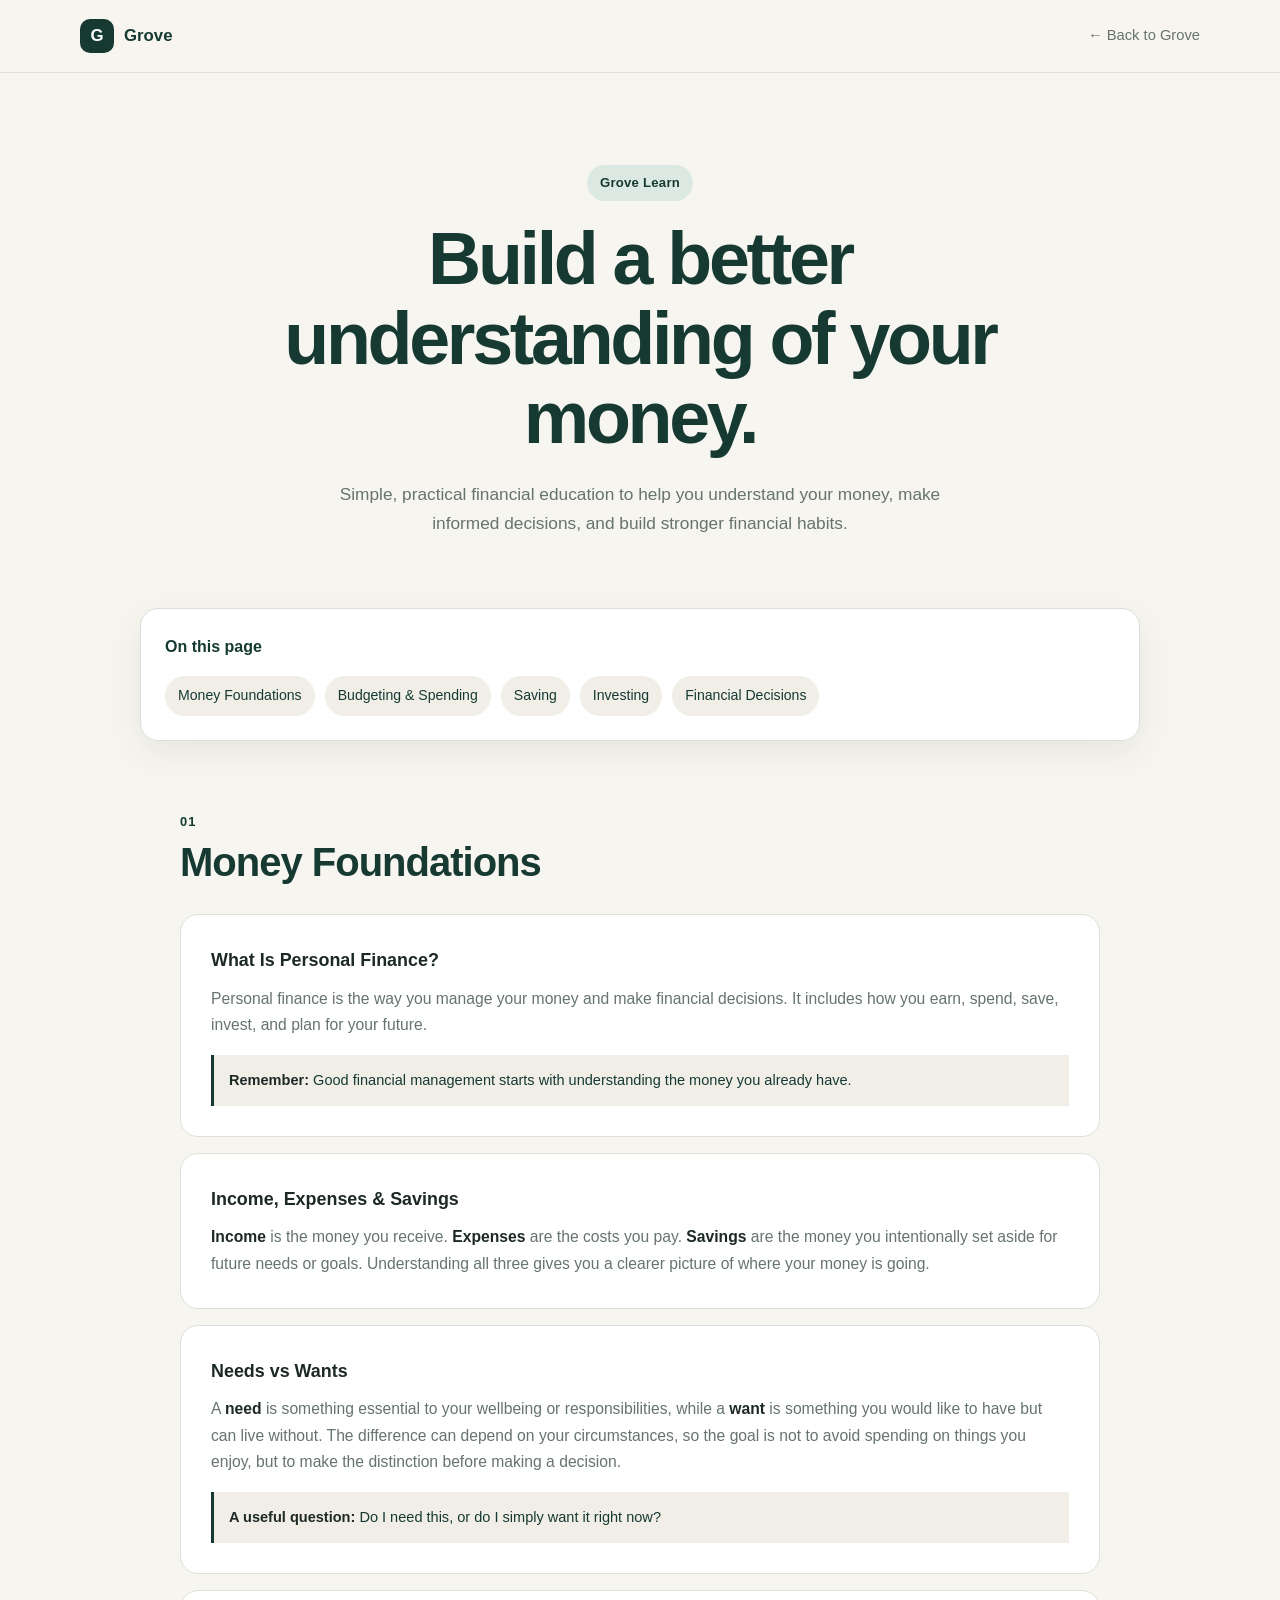
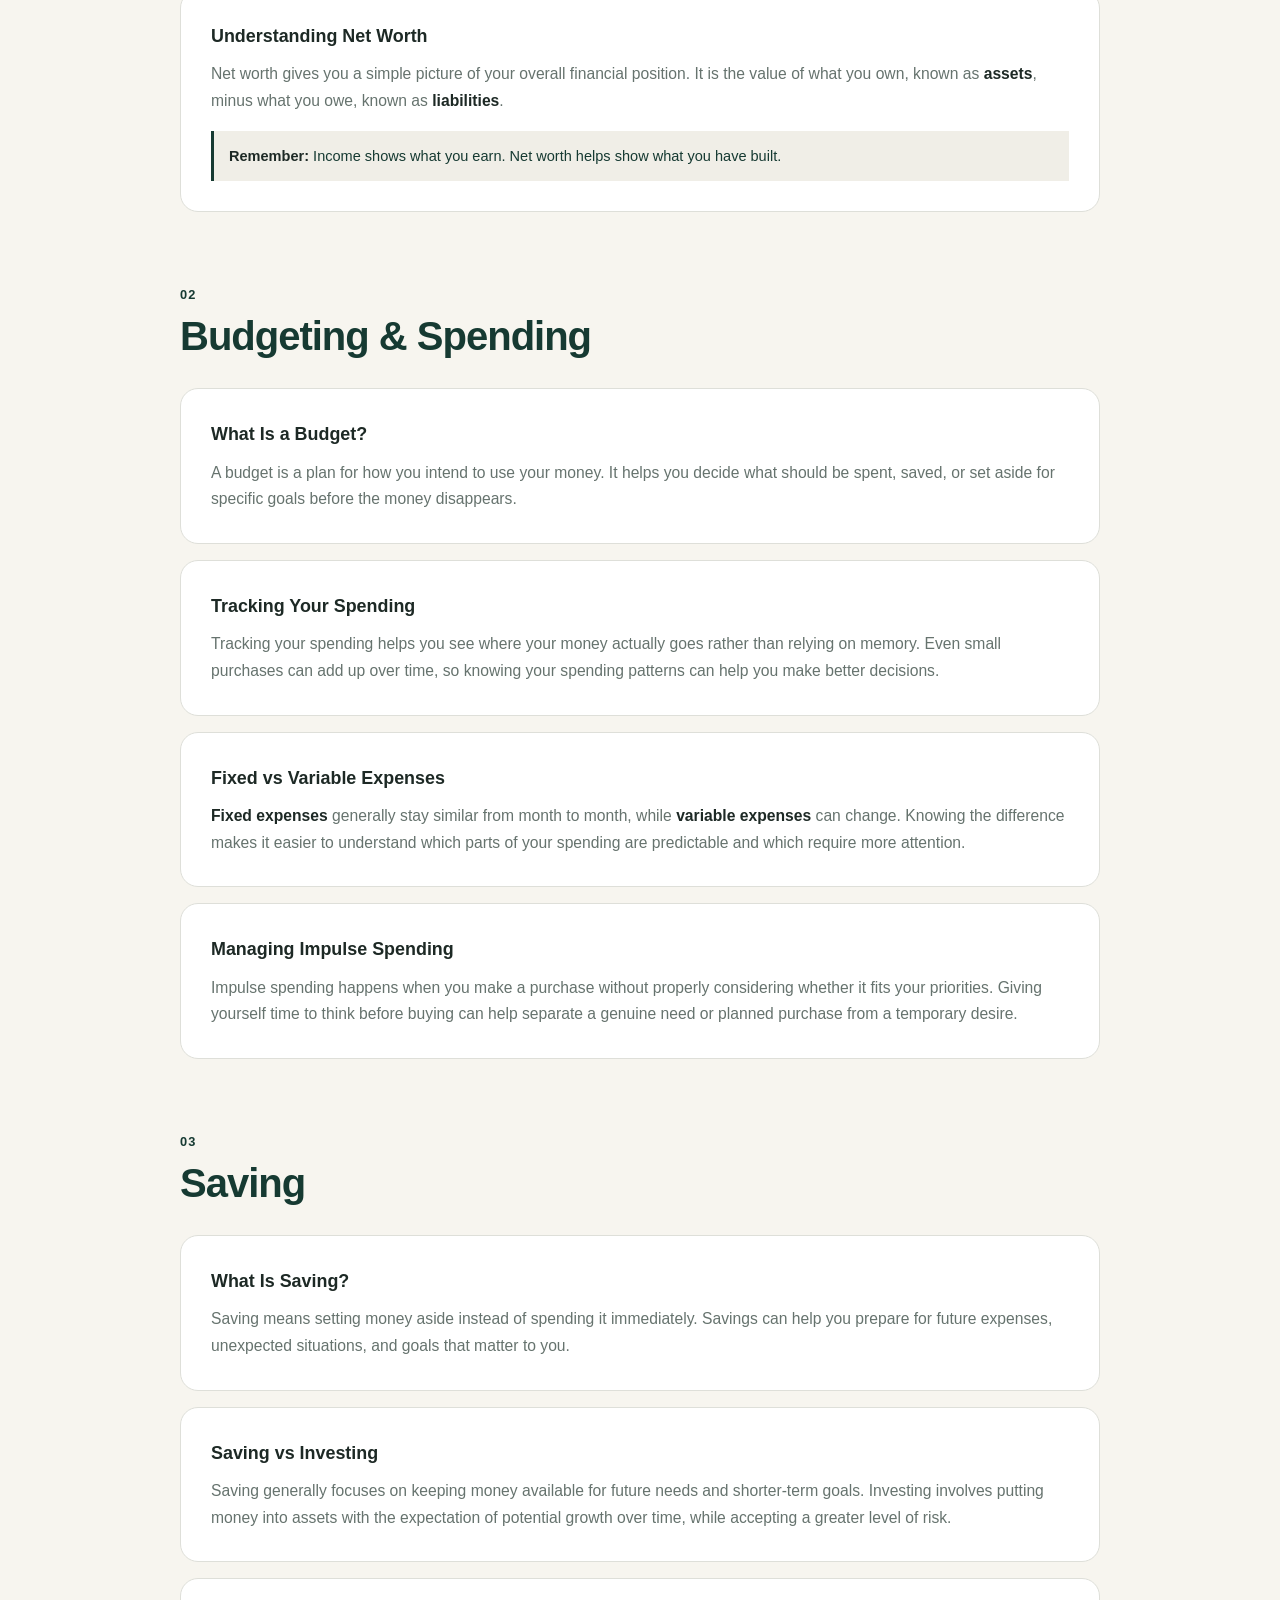
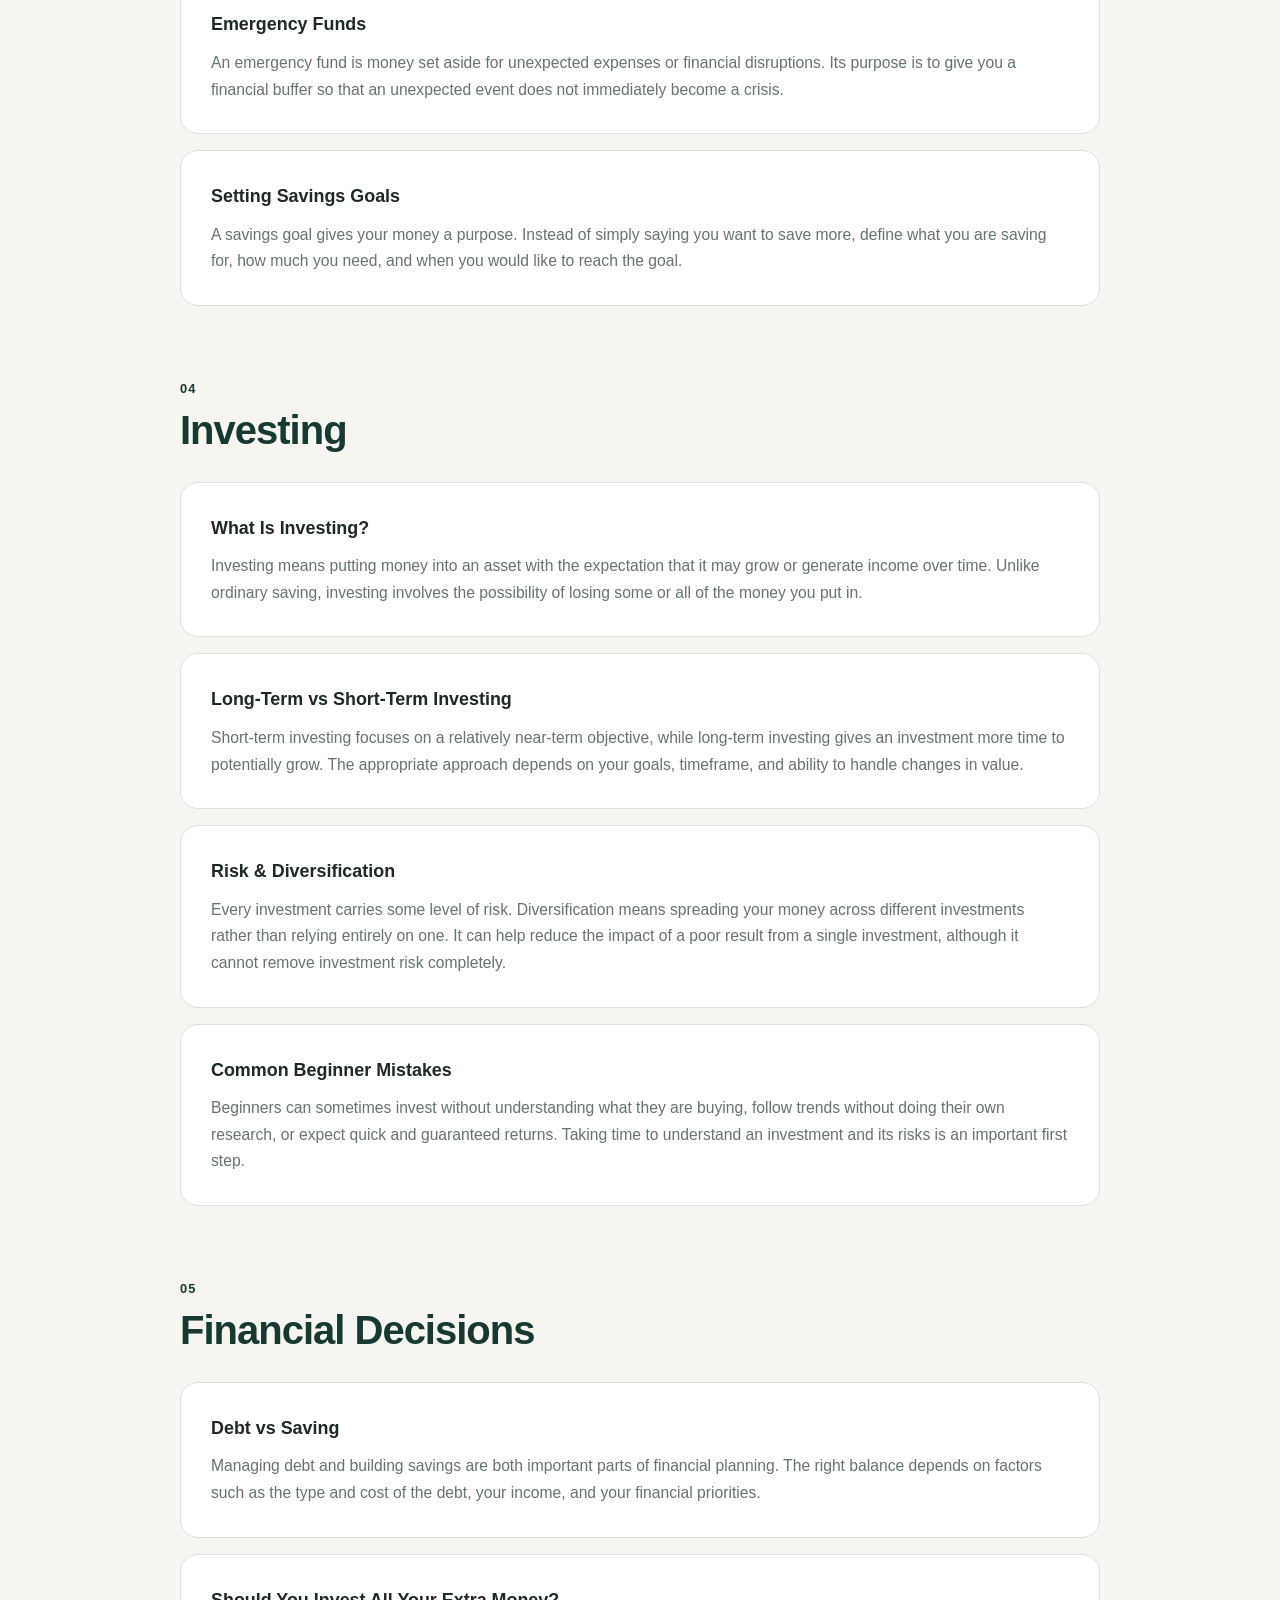
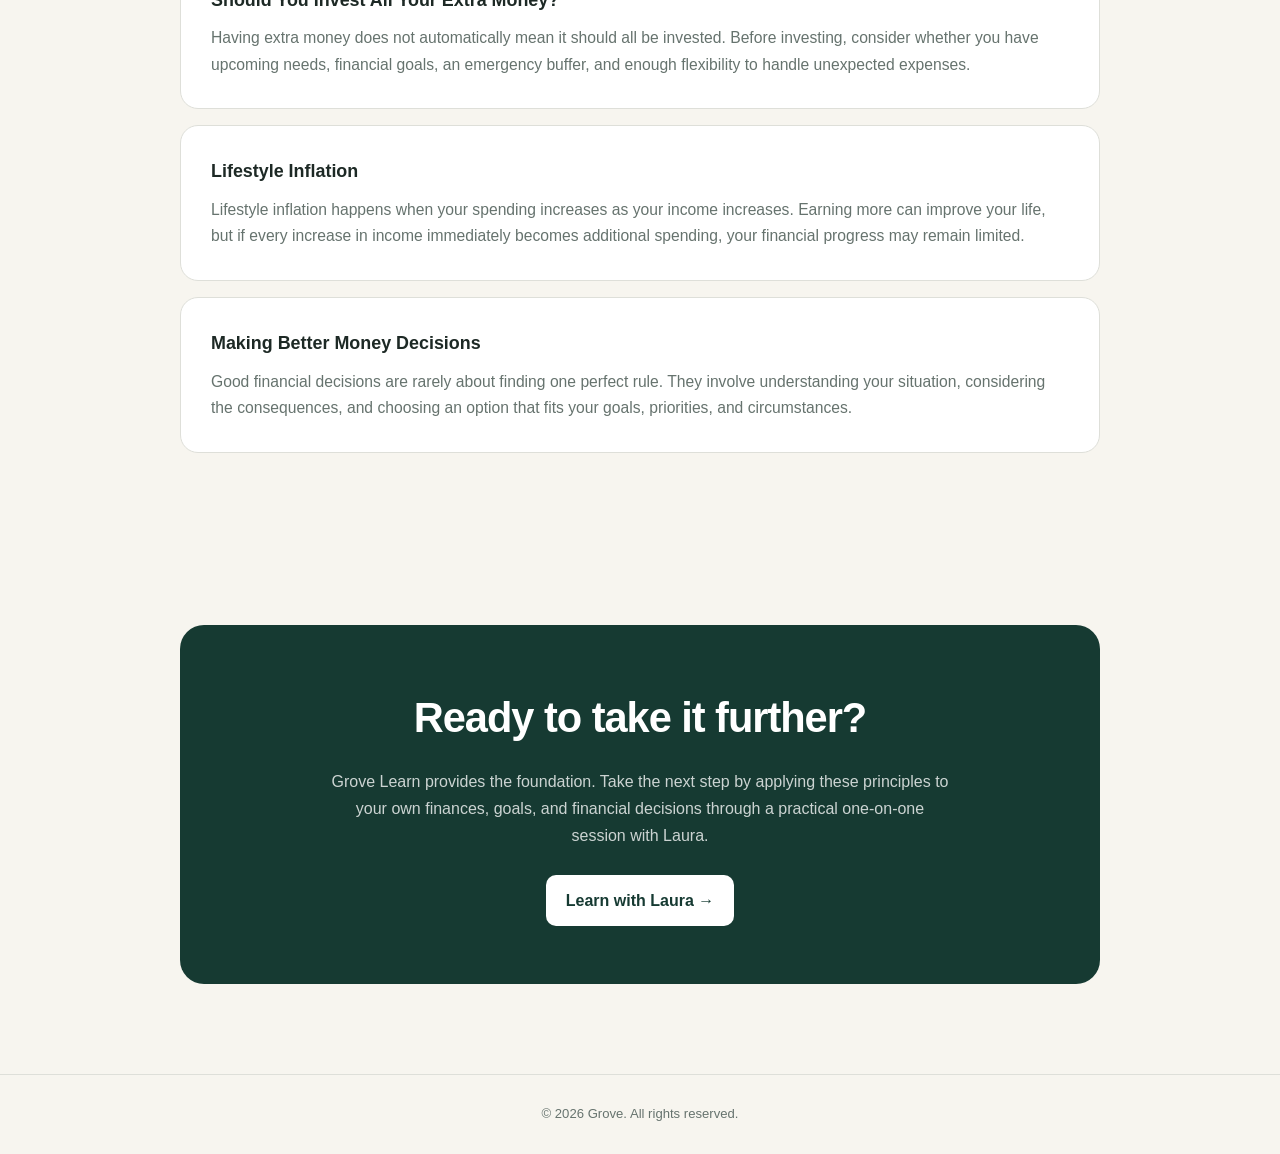
<file: learn.html>
<!DOCTYPE html>
<html lang="en">
<head>
  <meta charset="UTF-8">
  <meta name="viewport" content="width=device-width, initial-scale=1.0">

  <title>Grove Learn ● Personal Finance Education</title>
  <meta
    name="description"
    content="Grove Learn provides simple, practical financial education to help you understand your money better."
  >

  <style>
    :root {
      --green: #163a32;
      --green-dark: #102d27;
      --cream: #f7f5ef;
      --white: #ffffff;
      --soft: #f0eee7;
      --text: #1d2925;
      --muted: #66736e;
      --border: #dedfd9;
      --accent: #dce9e2;
      --shadow: 0 12px 35px rgba(22, 58, 50, 0.08);
    }

    * {
      box-sizing: border-box;
      margin: 0;
      padding: 0;
    }

    html,
body {
  width: 100%;
  max-width: 100%;
  overflow-x: hidden;
}

    html {
      scroll-behavior: smooth;
    }

    body {
      font-family: Inter, -apple-system, BlinkMacSystemFont, "Segoe UI", sans-serif;
      background: var(--cream);
      color: var(--text);
      line-height: 1.7;
      overflow-x: hidden;
    }

    a {
      color: inherit;
      text-decoration: none;
    }

    /* NAVIGATION */
    .learn-nav {
      position: sticky;
      top: 0;
      z-index: 100;
      background: rgba(247, 245, 239, 0.94);
      backdrop-filter: blur(14px);
      border-bottom: 1px solid var(--border);
    }

    .nav-inner {
      width: min(1120px, calc(100% - 40px));
      margin: auto;
      min-height: 72px;
      display: flex;
      align-items: center;
      justify-content: space-between;
      gap: 24px;
    }

    .brand {
      display: flex;
      align-items: center;
      gap: 10px;
      font-weight: 700;
      color: var(--green);
      font-size: 1.05rem;
    }

    .brand-mark {
      width: 34px;
      height: 34px;
      border-radius: 10px;
      background: var(--green);
      color: white;
      display: grid;
      place-items: center;
      font-weight: 700;
    }

    .back-link {
      color: var(--muted);
      font-size: 0.92rem;
      transition: color 0.2s ease;
    }

    .back-link:hover {
      color: var(--green);
    }

    /* HERO */
    .learn-hero {
      padding: 92px 20px 70px;
      text-align: center;
    }

    .hero-inner {
      width: min(820px, 100%);
      margin: auto;
    }

    .eyebrow {
      display: inline-block;
      margin-bottom: 18px;
      padding: 7px 13px;
      border-radius: 999px;
      background: var(--accent);
      color: var(--green);
      font-size: 0.82rem;
      font-weight: 700;
      letter-spacing: 0.02em;
    }

    .learn-hero h1 {
      color: var(--green);
      font-size: clamp(2.5rem, 6vw, 4.6rem);
      line-height: 1.08;
      letter-spacing: -0.045em;
      margin-bottom: 22px;
    }

    .hero-description {
      max-width: 650px;
      margin: auto;
      color: var(--muted);
      font-size: 1.08rem;
    }

    /* ON THIS PAGE */
    .page-guide {
      width: min(1000px, calc(100% - 40px));
      margin: 0 auto 70px;
      padding: 24px;
      background: var(--white);
      border: 1px solid var(--border);
      border-radius: 18px;
      box-shadow: var(--shadow);
    }

    .page-guide h2 {
      color: var(--green);
      font-size: 1rem;
      margin-bottom: 15px;
    }

    .guide-links {
      display: flex;
      flex-wrap: wrap;
      gap: 10px;
    }

    .guide-links a {
      padding: 8px 13px;
      border-radius: 999px;
      background: var(--soft);
      color: var(--green);
      font-size: 0.88rem;
      transition: 0.2s ease;
    }

    .guide-links a:hover {
      background: var(--accent);
    }

    /* CONTENT */
    .learn-content {
      width: min(920px, calc(100% - 40px));
      margin: auto;
      padding-bottom: 90px;
    }

    .learn-section {
      scroll-margin-top: 100px;
      margin-bottom: 72px;
    }

    .section-heading {
      margin-bottom: 28px;
    }

    .section-number {
      display: block;
      color: var(--green);
      font-size: 0.8rem;
      font-weight: 700;
      letter-spacing: 0.08em;
      text-transform: uppercase;
      margin-bottom: 6px;
    }

    .section-heading h2 {
      color: var(--green);
      font-size: clamp(1.8rem, 4vw, 2.5rem);
      line-height: 1.2;
      letter-spacing: -0.025em;
    }

    .lesson {
      background: var(--white);
      border: 1px solid var(--border);
      border-radius: 18px;
      padding: 30px;
      margin-bottom: 16px;
    }

    .lesson h3 {
      color: var(--text);
      font-size: 1.12rem;
      margin-bottom: 10px;
    }

    .lesson p {
      color: var(--muted);
      font-size: 0.98rem;
    }

    .lesson strong {
      color: var(--text);
    }

    .lesson .remember {
      margin-top: 16px;
      padding: 13px 15px;
      border-left: 3px solid var(--green);
      background: var(--soft);
      color: var(--green);
      font-size: 0.91rem;
    }

    /* CTA */
    .learn-cta {
      width: min(920px, calc(100% - 40px));
      margin: 10px auto 90px;
      padding: 58px 30px;
      border-radius: 24px;
      background: var(--green);
      color: white;
      text-align: center;
    }

    .learn-cta h2 {
      font-size: clamp(1.8rem, 4vw, 2.6rem);
      margin-bottom: 14px;
      letter-spacing: -0.025em;
    }

    .learn-cta p {
      max-width: 620px;
      margin: 0 auto 26px;
      color: rgba(255, 255, 255, 0.78);
    }

    .cta-button {
      display: inline-flex;
      align-items: center;
      justify-content: center;
      padding: 12px 20px;
      border-radius: 10px;
      background: white;
      color: var(--green);
      font-weight: 700;
      transition: transform 0.2s ease;
    }

    .cta-button:hover {
      transform: translateY(-2px);
    }

    /* FOOTER */
    .learn-footer {
      border-top: 1px solid var(--border);
      padding: 28px 20px;
      text-align: center;
      color: var(--muted);
      font-size: 0.82rem;
    }

    /* MOBILE */
    @media (max-width: 640px) {
      .nav-inner {
        width: min(100% - 28px, 1120px);
        min-height: 64px;
      }

      .back-link {
        font-size: 0.84rem;
      }

      .learn-hero {
        padding: 68px 18px 52px;
      }

      .hero-description {
        font-size: 0.98rem;
      }

      .page-guide,
      .learn-content,
      .learn-cta {
        width: calc(100% - 28px);
      }

      .page-guide {
        padding: 20px;
        margin-bottom: 50px;
      }

      .learn-section {
        margin-bottom: 56px;
      }

      .lesson {
        padding: 23px;
        border-radius: 15px;
      }

      .lesson p {
        font-size: 0.94rem;
      }

      .learn-cta {
        padding: 45px 22px;
        margin-bottom: 60px;
      }
    }
  </style>
</head>

<body>

  <header class="learn-nav">
    <div class="nav-inner">
      <a href="index.html" class="brand">
        <span class="brand-mark">G</span>
        <span>Grove</span>
      </a>

      <a href="index.html" class="back-link">← Back to Grove</a>
    </div>
  </header>

  <main>

    <!-- HERO -->
    <section class="learn-hero">
      <div class="hero-inner">
        <span class="eyebrow">Grove Learn</span>

        <h1>Build a better understanding of your money.</h1>

        <p class="hero-description">
          Simple, practical financial education to help you understand your
          money, make informed decisions, and build stronger financial habits.
        </p>
      </div>
    </section>

    <!-- ON THIS PAGE -->
    <nav class="page-guide" aria-label="Grove Learn sections">
      <h2>On this page</h2>

      <div class="guide-links">
        <a href="#money-foundations">Money Foundations</a>
        <a href="#budgeting">Budgeting & Spending</a>
        <a href="#saving">Saving</a>
        <a href="#investing">Investing</a>
        <a href="#decisions">Financial Decisions</a>
      </div>
    </nav>

    <div class="learn-content">

      <!-- MONEY FOUNDATIONS -->
      <section class="learn-section" id="money-foundations">

        <div class="section-heading">
          <span class="section-number">01</span>
          <h2>Money Foundations</h2>
        </div>

        <article class="lesson">
          <h3>What Is Personal Finance?</h3>
          <p>
            Personal finance is the way you manage your money and make
            financial decisions. It includes how you earn, spend, save,
            invest, and plan for your future.
          </p>
          <div class="remember">
            <strong>Remember:</strong> Good financial management starts with
            understanding the money you already have.
          </div>
        </article>

        <article class="lesson">
          <h3>Income, Expenses & Savings</h3>
          <p>
            <strong>Income</strong> is the money you receive.
            <strong>Expenses</strong> are the costs you pay.
            <strong>Savings</strong> are the money you intentionally set
            aside for future needs or goals. Understanding all three gives
            you a clearer picture of where your money is going.
          </p>
        </article>

        <article class="lesson">
          <h3>Needs vs Wants</h3>
          <p>
            A <strong>need</strong> is something essential to your wellbeing
            or responsibilities, while a <strong>want</strong> is something
            you would like to have but can live without. The difference can
            depend on your circumstances, so the goal is not to avoid
            spending on things you enjoy, but to make the distinction before
            making a decision.
          </p>
          <div class="remember">
            <strong>A useful question:</strong> Do I need this, or do I simply
            want it right now?
          </div>
        </article>

        <article class="lesson">
          <h3>Understanding Net Worth</h3>
          <p>
            Net worth gives you a simple picture of your overall financial
            position. It is the value of what you own, known as
            <strong>assets</strong>, minus what you owe, known as
            <strong>liabilities</strong>.
          </p>
          <div class="remember">
            <strong>Remember:</strong> Income shows what you earn. Net worth
            helps show what you have built.
          </div>
        </article>

      </section>

      <!-- BUDGETING -->
      <section class="learn-section" id="budgeting">

        <div class="section-heading">
          <span class="section-number">02</span>
          <h2>Budgeting & Spending</h2>
        </div>

        <article class="lesson">
          <h3>What Is a Budget?</h3>
          <p>
            A budget is a plan for how you intend to use your money. It helps
            you decide what should be spent, saved, or set aside for specific
            goals before the money disappears.
          </p>
        </article>

        <article class="lesson">
          <h3>Tracking Your Spending</h3>
          <p>
            Tracking your spending helps you see where your money actually
            goes rather than relying on memory. Even small purchases can add
            up over time, so knowing your spending patterns can help you make
            better decisions.
          </p>
        </article>

        <article class="lesson">
          <h3>Fixed vs Variable Expenses</h3>
          <p>
            <strong>Fixed expenses</strong> generally stay similar from month
            to month, while <strong>variable expenses</strong> can change.
            Knowing the difference makes it easier to understand which parts
            of your spending are predictable and which require more attention.
          </p>
        </article>

        <article class="lesson">
          <h3>Managing Impulse Spending</h3>
          <p>
            Impulse spending happens when you make a purchase without
            properly considering whether it fits your priorities. Giving
            yourself time to think before buying can help separate a genuine
            need or planned purchase from a temporary desire.
          </p>
        </article>

      </section>

      <!-- SAVING -->
      <section class="learn-section" id="saving">

        <div class="section-heading">
          <span class="section-number">03</span>
          <h2>Saving</h2>
        </div>

        <article class="lesson">
          <h3>What Is Saving?</h3>
          <p>
            Saving means setting money aside instead of spending it
            immediately. Savings can help you prepare for future expenses,
            unexpected situations, and goals that matter to you.
          </p>
        </article>

        <article class="lesson">
          <h3>Saving vs Investing</h3>
          <p>
            Saving generally focuses on keeping money available for future
            needs and shorter-term goals. Investing involves putting money
            into assets with the expectation of potential growth over time,
            while accepting a greater level of risk.
          </p>
        </article>

        <article class="lesson">
          <h3>Emergency Funds</h3>
          <p>
            An emergency fund is money set aside for unexpected expenses or
            financial disruptions. Its purpose is to give you a financial
            buffer so that an unexpected event does not immediately become a
            crisis.
          </p>
        </article>

        <article class="lesson">
          <h3>Setting Savings Goals</h3>
          <p>
            A savings goal gives your money a purpose. Instead of simply
            saying you want to save more, define what you are saving for,
            how much you need, and when you would like to reach the goal.
          </p>
        </article>

      </section>

      <!-- INVESTING -->
      <section class="learn-section" id="investing">

        <div class="section-heading">
          <span class="section-number">04</span>
          <h2>Investing</h2>
        </div>

        <article class="lesson">
          <h3>What Is Investing?</h3>
          <p>
            Investing means putting money into an asset with the expectation
            that it may grow or generate income over time. Unlike ordinary
            saving, investing involves the possibility of losing some or all
            of the money you put in.
          </p>
        </article>

        <article class="lesson">
          <h3>Long-Term vs Short-Term Investing</h3>
          <p>
            Short-term investing focuses on a relatively near-term objective,
            while long-term investing gives an investment more time to
            potentially grow. The appropriate approach depends on your goals,
            timeframe, and ability to handle changes in value.
          </p>
        </article>

        <article class="lesson">
          <h3>Risk & Diversification</h3>
          <p>
            Every investment carries some level of risk. Diversification
            means spreading your money across different investments rather
            than relying entirely on one. It can help reduce the impact of a
            poor result from a single investment, although it cannot remove
            investment risk completely.
          </p>
        </article>

        <article class="lesson">
          <h3>Common Beginner Mistakes</h3>
          <p>
            Beginners can sometimes invest without understanding what they
            are buying, follow trends without doing their own research, or
            expect quick and guaranteed returns. Taking time to understand an
            investment and its risks is an important first step.
          </p>
        </article>

      </section>

      <!-- FINANCIAL DECISIONS -->
      <section class="learn-section" id="decisions">

        <div class="section-heading">
          <span class="section-number">05</span>
          <h2>Financial Decisions</h2>
        </div>

        <article class="lesson">
          <h3>Debt vs Saving</h3>
          <p>
            Managing debt and building savings are both important parts of
            financial planning. The right balance depends on factors such as
            the type and cost of the debt, your income, and your financial
            priorities.
          </p>
        </article>

        <article class="lesson">
          <h3>Should You Invest All Your Extra Money?</h3>
          <p>
            Having extra money does not automatically mean it should all be
            invested. Before investing, consider whether you have upcoming
            needs, financial goals, an emergency buffer, and enough
            flexibility to handle unexpected expenses.
          </p>
        </article>

        <article class="lesson">
          <h3>Lifestyle Inflation</h3>
          <p>
            Lifestyle inflation happens when your spending increases as your
            income increases. Earning more can improve your life, but if
            every increase in income immediately becomes additional spending,
            your financial progress may remain limited.
          </p>
        </article>

        <article class="lesson">
          <h3>Making Better Money Decisions</h3>
          <p>
            Good financial decisions are rarely about finding one perfect
            rule. They involve understanding your situation, considering the
            consequences, and choosing an option that fits your goals,
            priorities, and circumstances.
          </p>
        </article>

      </section>

    </div>

    <!-- LEARN WITH LAURA -->
    <section class="learn-cta">
      <h2>Ready to take it further?</h2>

      <p>
        Grove Learn provides the foundation. Take the next step by applying these
        principles to your own finances, goals, and financial decisions through
        a practical one-on-one session with Laura.
      </p>

      <!-- Replace this URL with your booking/platform link -->
      <a
  href="https://wa.me/233592695964?text=Hello%20Laura%2C%20I%E2%80%99m%20interested%20in%20learning%20more%20about%20your%20personal%20finance%20coaching%20sessions.%20I%E2%80%99d%20appreciate%20more%20information%20about%20the%20sessions%20and%20how%20they%20work."
  class="cta-button"
  target="_blank"
  rel="noopener noreferrer"
>
  Learn with Laura →
</a>
    </section>

  </main>

  <footer class="learn-footer">
    © 2026 Grove. All rights reserved.
  </footer>

</body>
</html>
</file>
